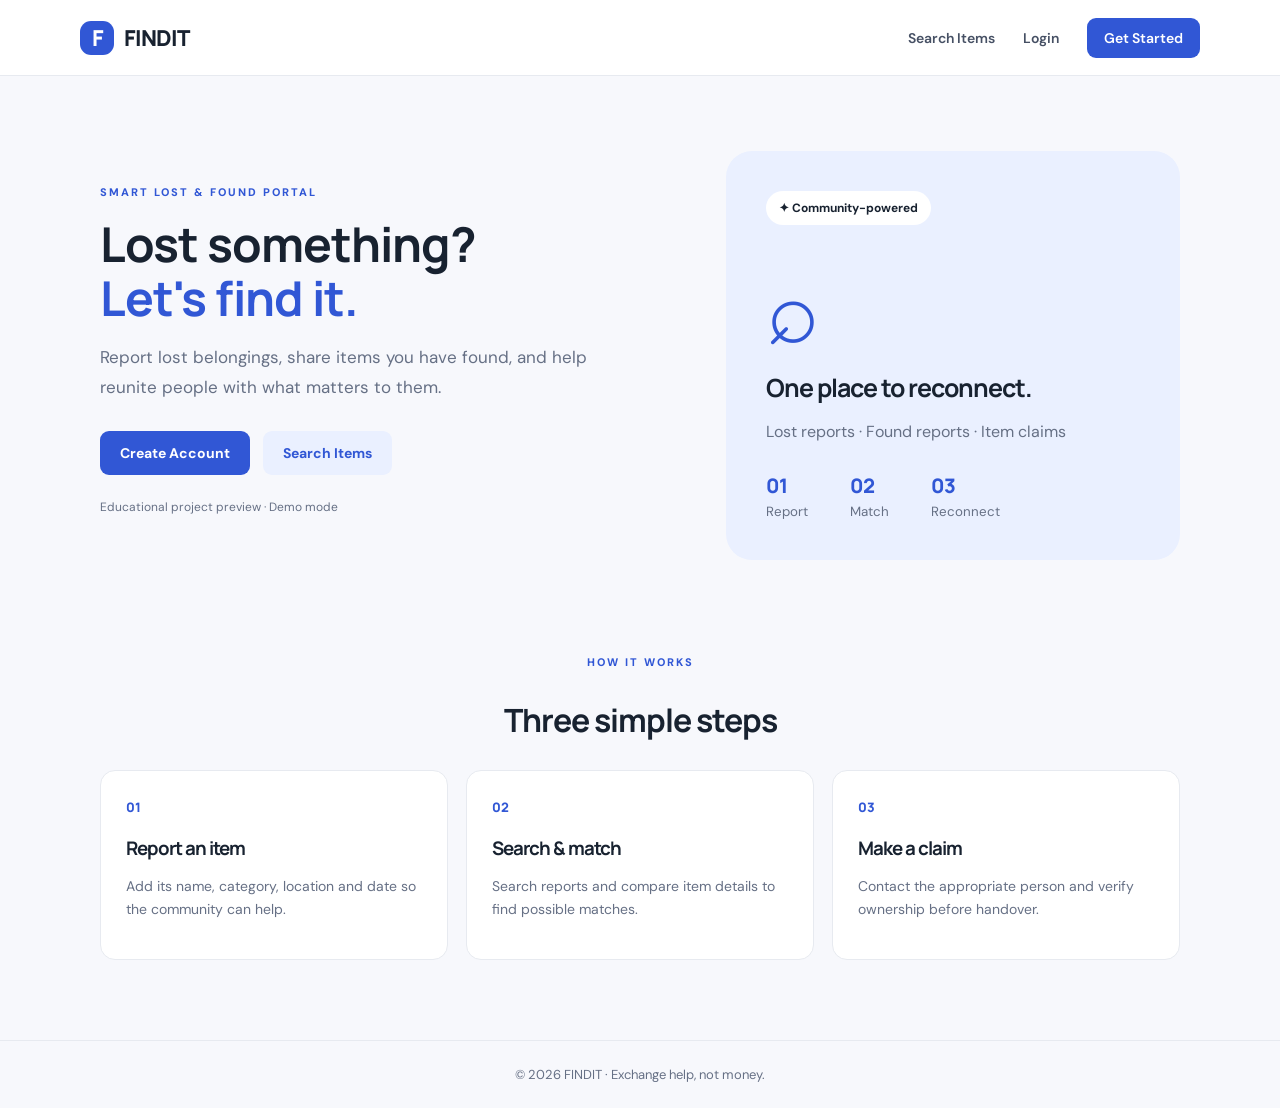
<file: FINDIT_Smart_Lost_and_Found_Portal/FINDIT_Smart_Lost_and_Found_Portal/frontend/index.html>
<!DOCTYPE html>
<html lang="en">
<head>
  <meta charset="UTF-8">
  <meta name="viewport" content="width=device-width, initial-scale=1.0">
  <title>FINDIT | Smart Lost & Found Portal</title>
  <link rel="stylesheet" href="style.css">
</head>
<body>
  <header class="topbar">
    <a class="brand" href="index.html"><span class="brand-icon">F</span> FINDIT</a>
    <nav><a href="search.html">Search Items</a><a href="login.html">Login</a><a class="nav-button" href="register.html">Get Started</a></nav>
  </header>
  <main>
    <section class="hero">
      <div class="hero-copy">
        <span class="eyebrow">SMART LOST & FOUND PORTAL</span>
        <h1>Lost something?<br><span>Let's find it.</span></h1>
        <p>Report lost belongings, share items you have found, and help reunite people with what matters to them.</p>
        <div class="hero-actions"><a class="button primary" href="register.html">Create Account</a><a class="button secondary" href="search.html">Search Items</a></div>
        <p class="demo-note">Educational project preview · Demo mode</p>
      </div>
      <div class="hero-card">
        <div class="floating-tag">✦ Community-powered</div>
        <div class="big-search">⌕</div>
        <h3>One place to reconnect.</h3>
        <p>Lost reports · Found reports · Item claims</p>
        <div class="mini-stats"><div><strong>01</strong><small>Report</small></div><div><strong>02</strong><small>Match</small></div><div><strong>03</strong><small>Reconnect</small></div></div>
      </div>
    </section>
    <section class="section">
      <div class="section-heading"><span class="eyebrow">HOW IT WORKS</span><h2>Three simple steps</h2></div>
      <div class="steps">
        <article class="feature-card"><span class="step-no">01</span><h3>Report an item</h3><p>Add its name, category, location and date so the community can help.</p></article>
        <article class="feature-card"><span class="step-no">02</span><h3>Search & match</h3><p>Search reports and compare item details to find possible matches.</p></article>
        <article class="feature-card"><span class="step-no">03</span><h3>Make a claim</h3><p>Contact the appropriate person and verify ownership before handover.</p></article>
      </div>
    </section>
  </main>
  <footer>© 2026 FINDIT · Exchange help, not money.</footer>
  <script src="app.js"></script>
</body>
</html>
</file>
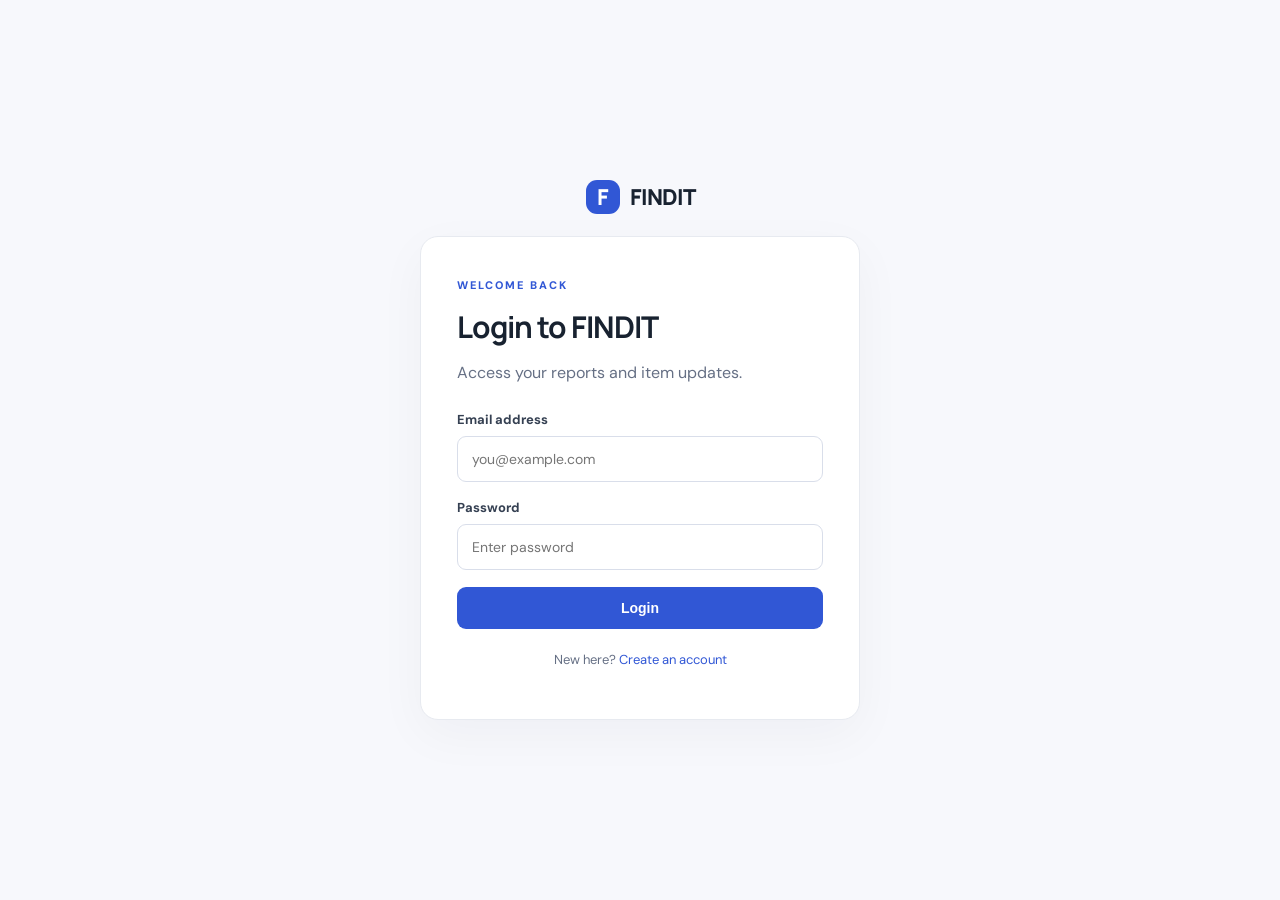
<file: FINDIT_Smart_Lost_and_Found_Portal/FINDIT_Smart_Lost_and_Found_Portal/frontend/dashboard.html>
<!DOCTYPE html><html lang="en"><head><meta charset="UTF-8"><meta name="viewport" content="width=device-width, initial-scale=1"><title>Dashboard | FINDIT</title><link rel="stylesheet" href="style.css"></head>
<body><header class="topbar"><a class="brand" href="index.html"><span class="brand-icon">F</span> FINDIT</a><nav><a href="search.html">Search</a><a href="my-reports.html">My Reports</a><button class="text-button" onclick="logout()">Logout</button></nav></header>
<main class="page-wrap"><div class="welcome-row"><div><span class="eyebrow">YOUR SPACE</span><h1>Dashboard</h1><p class="muted" id="welcomeText">Welcome to FINDIT.</p></div><span class="demo-pill">DEMO MODE</span></div>
    <section class="stats-grid">

<div class="stat-card">
    <h3>Total Lost Items</h3>
    <p id="totalLost">Loading...</p>
</div>

<div class="stat-card">
    <h3>Total Found Items</h3>
    <p id="totalFound">Loading...</p>
</div>

<div class="stat-card">
    <h3>Total Reports</h3>
    <p id="totalReports">Loading...</p>
</div>

<div class="stat-card">
    <h3>Open Reports</h3>
    <p id="openReports">Loading...</p>
</div>

</section>

<div class="action-grid"><a class="action-card" href="report-lost.html"><span>＋</span><h3>Report Lost Item</h3><p>Tell the community what you lost.</p></a><a class="action-card" href="report-found.html"><span>⌖</span><h3>Report Found Item</h3><p>Help someone recover their item.</p></a><a class="action-card" href="search.html"><span>⌕</span><h3>Search Items</h3><p>Explore lost and found reports.</p></a><a class="action-card" href="my-reports.html"><span>▤</span><h3>My Reports</h3><p>Review reports submitted by you.</p></a></div>
<section class="panel"><h2>Recent community reports</h2><div id="recentItems" class="item-list"></div></section></main><script src="app.js"></script></body></html>
</file>
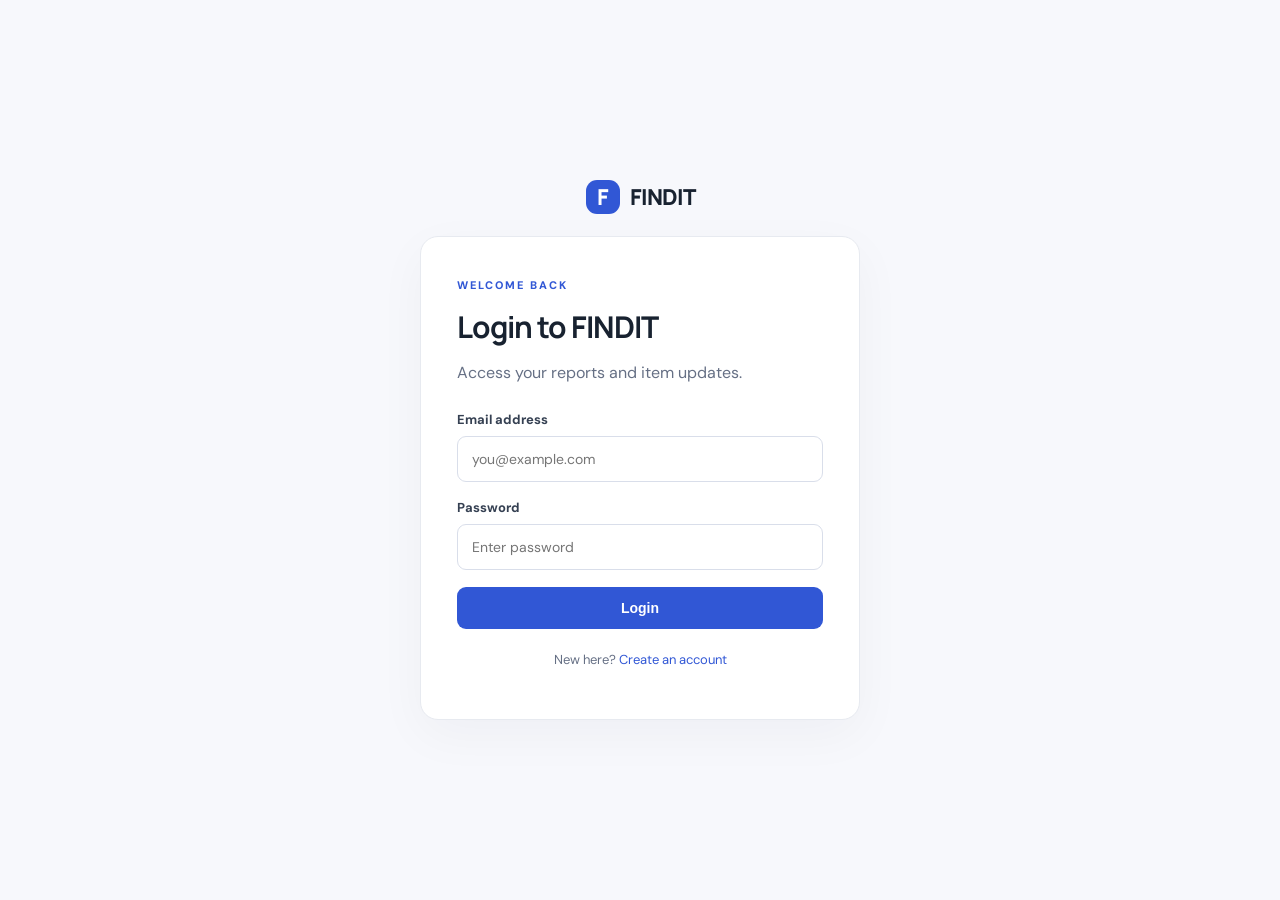
<file: FINDIT_Smart_Lost_and_Found_Portal/FINDIT_Smart_Lost_and_Found_Portal/frontend/login.html>
<!DOCTYPE html><html lang="en"><head><meta charset="UTF-8"><meta name="viewport" content="width=device-width, initial-scale=1"><title>Login | FINDIT</title><link rel="stylesheet" href="style.css"></head>
<body class="auth-page"><a class="brand auth-brand" href="index.html"><span class="brand-icon">F</span> FINDIT</a>
<main class="auth-card"><span class="eyebrow">WELCOME BACK</span><h1>Login to FINDIT</h1><p class="muted">Access your reports and item updates.</p>
<form id="loginForm"><label>Email address<input type="email" id="email" required placeholder="you@example.com"></label><label>Password<input type="password" id="password" required minlength="4" placeholder="Enter password"></label><button class="button primary full" type="submit">Login</button></form>
<p class="form-foot">New here? <a href="register.html">Create an account</a></p><div id="message" class="message"></div></main><script src="app.js"></script></body></html>
</file>
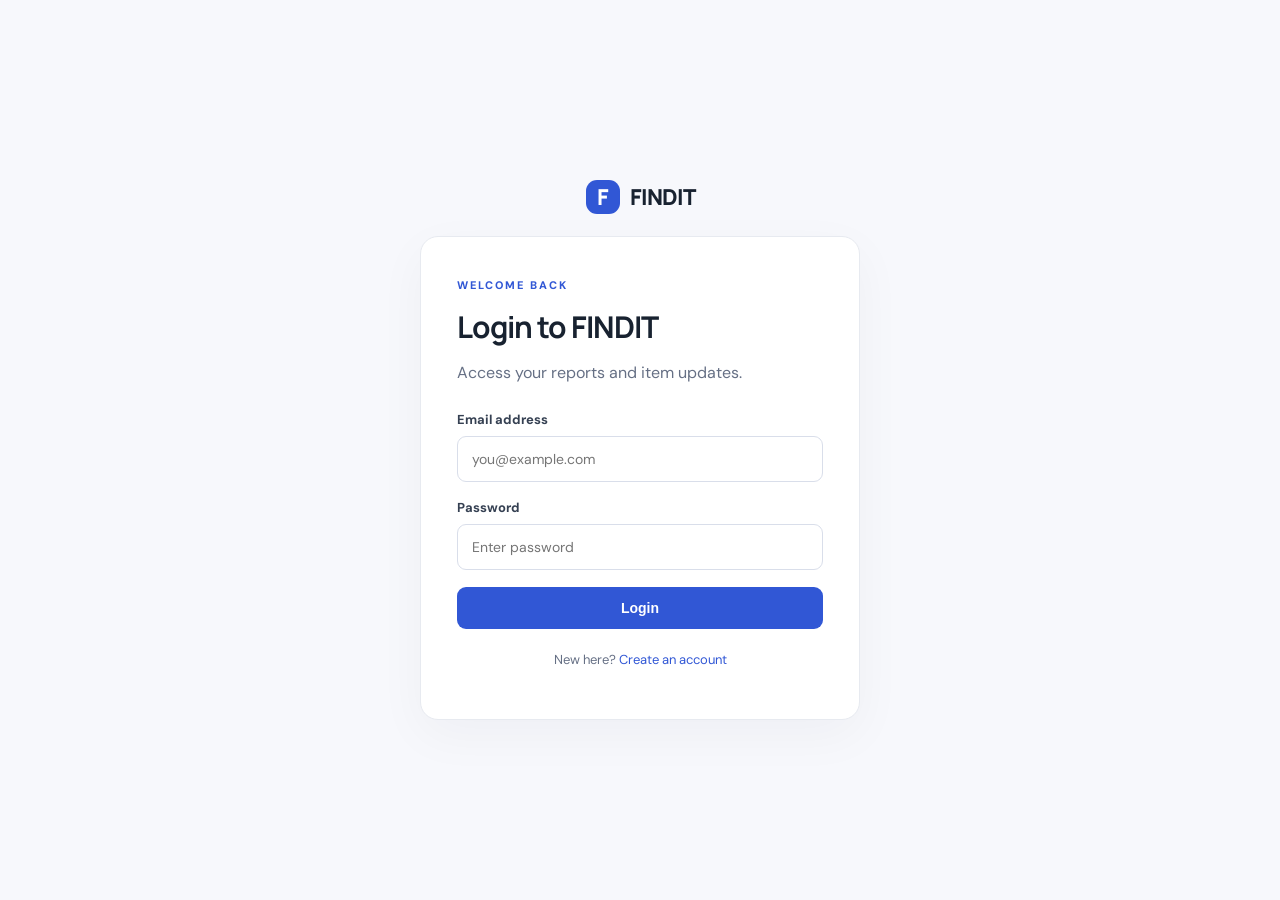
<file: FINDIT_Smart_Lost_and_Found_Portal/FINDIT_Smart_Lost_and_Found_Portal/frontend/my-reports.html>
<!DOCTYPE html><html lang="en"><head><meta charset="UTF-8"><meta name="viewport" content="width=device-width, initial-scale=1"><title>My Reports | FINDIT</title><link rel="stylesheet" href="style.css"></head>
<body><header class="topbar"><a class="brand" href="index.html"><span class="brand-icon">F</span> FINDIT</a><nav><a href="dashboard.html">Dashboard</a><a href="search.html">Search</a><button class="text-button" onclick="logout()">Logout</button></nav></header>
<main class="page-wrap"><span class="eyebrow">YOUR ACTIVITY</span><h1>My reports</h1><p class="muted">Reports submitted from this browser in demo mode.</p><div id="myReports" class="cards-grid"></div></main><script src="app.js"></script></body></html>
</file>
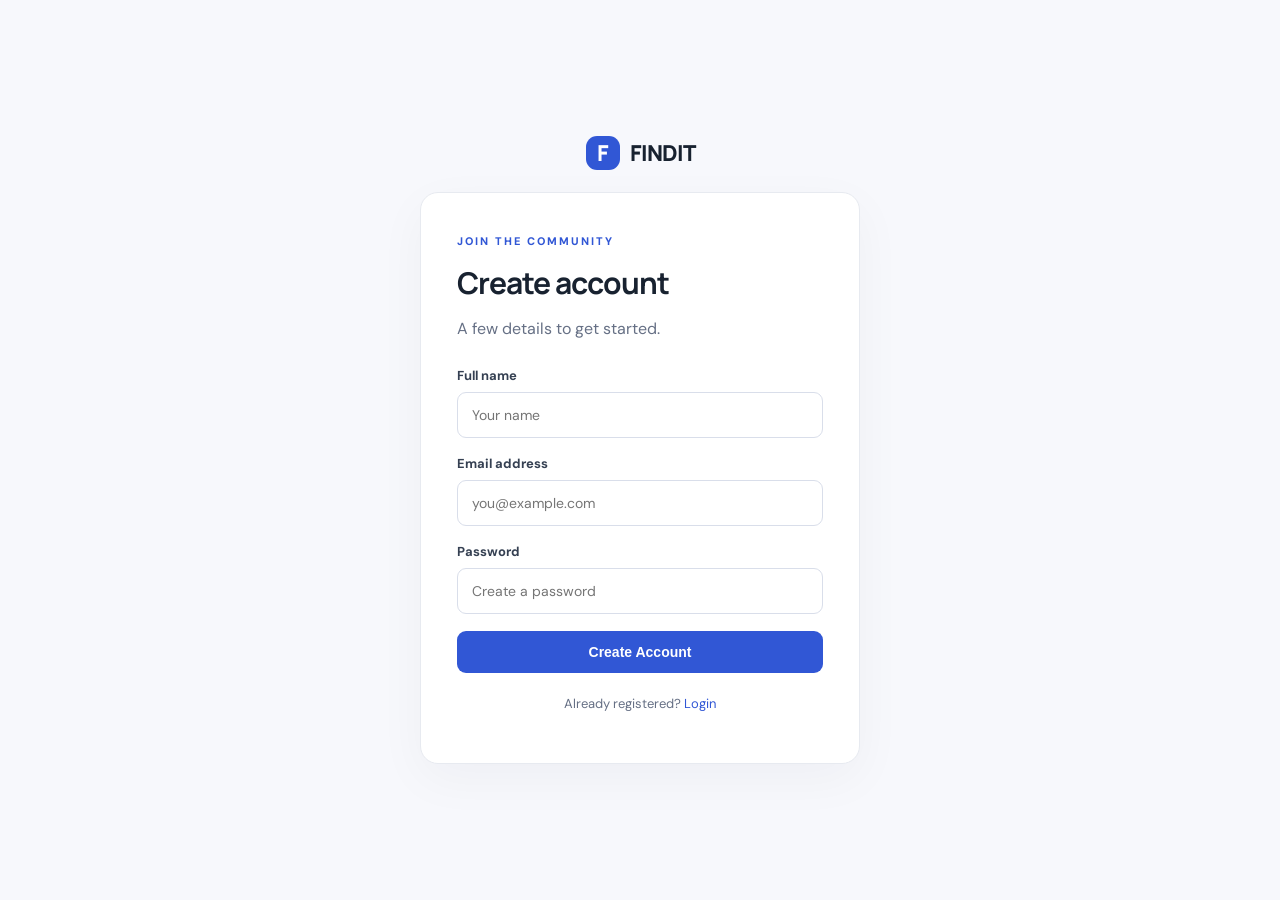
<file: FINDIT_Smart_Lost_and_Found_Portal/FINDIT_Smart_Lost_and_Found_Portal/frontend/register.html>
<!DOCTYPE html><html lang="en"><head><meta charset="UTF-8"><meta name="viewport" content="width=device-width, initial-scale=1"><title>Register | FINDIT</title><link rel="stylesheet" href="style.css"></head>
<body class="auth-page"><a class="brand auth-brand" href="index.html"><span class="brand-icon">F</span> FINDIT</a>
<main class="auth-card"><span class="eyebrow">JOIN THE COMMUNITY</span><h1>Create account</h1><p class="muted">A few details to get started.</p>
<form id="registerForm"><label>Full name<input id="name" required maxlength="80" placeholder="Your name"></label><label>Email address<input type="email" id="email" required placeholder="you@example.com"></label><label>Password<input type="password" id="password" required minlength="4" placeholder="Create a password"></label><button class="button primary full" type="submit">Create Account</button></form>
<p class="form-foot">Already registered? <a href="login.html">Login</a></p><div id="message" class="message"></div></main><script src="app.js"></script></body></html>
</file>
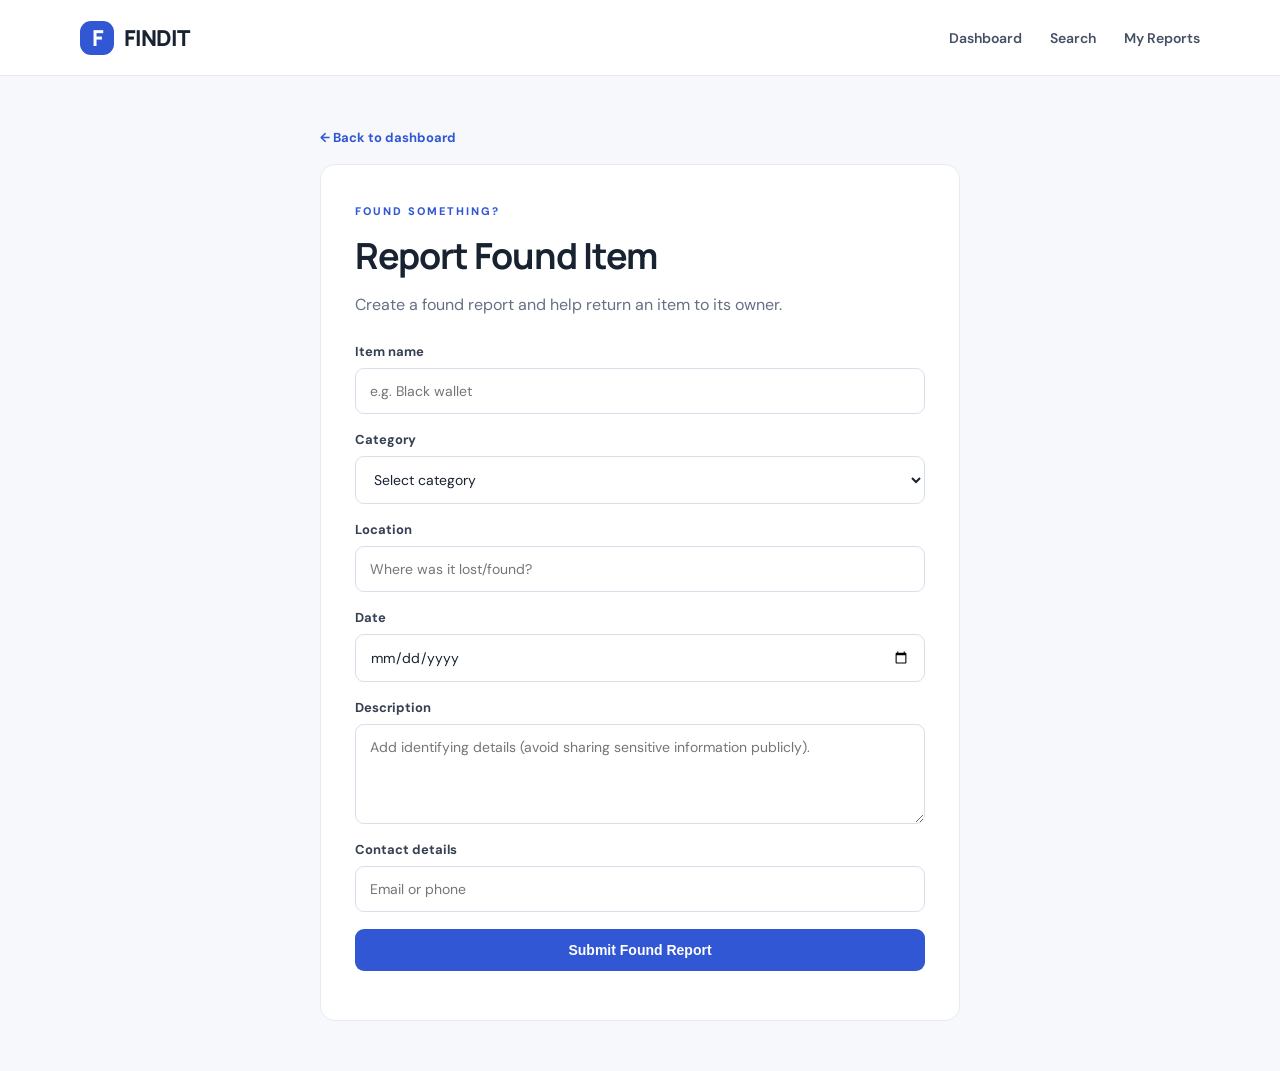
<file: FINDIT_Smart_Lost_and_Found_Portal/FINDIT_Smart_Lost_and_Found_Portal/frontend/report-found.html>
<!DOCTYPE html><html lang="en"><head><meta charset="UTF-8"><meta name="viewport" content="width=device-width, initial-scale=1"><title>Report Found Item | FINDIT</title><link rel="stylesheet" href="style.css"></head>
<body><header class="topbar"><a class="brand" href="index.html"><span class="brand-icon">F</span> FINDIT</a><nav><a href="dashboard.html">Dashboard</a><a href="search.html">Search</a><a href="my-reports.html">My Reports</a></nav></header>
<main class="page-wrap narrow"><a class="back-link" href="dashboard.html">← Back to dashboard</a><section class="panel form-panel"><span class="eyebrow">FOUND SOMETHING?</span><h1>Report Found Item</h1><p class="muted">Create a found report and help return an item to its owner.</p>
<form id="foundForm">
<label>Item name<input id="itemName" required maxlength="100" placeholder="e.g. Black wallet"></label>
<label>Category<select id="category" required><option value="">Select category</option><option>Electronics</option><option>Documents</option><option>Bags & Wallets</option><option>Keys</option><option>Clothing</option><option>Accessories</option><option>Other</option></select></label>
<label>Location<input id="location" required maxlength="150" placeholder="Where was it lost/found?"></label>
<label>Date<input type="date" id="itemDate" required></label>
<label>Description<textarea id="description" rows="4" maxlength="1000" placeholder="Add identifying details (avoid sharing sensitive information publicly)."></textarea></label>
<label>Contact details<input id="contact" required maxlength="120" placeholder="Email or phone"></label>
<button class="button primary full" type="submit">Submit Found Report</button></form><div id="message" class="message"></div></section></main><script src="app.js"></script></body></html>
</file>
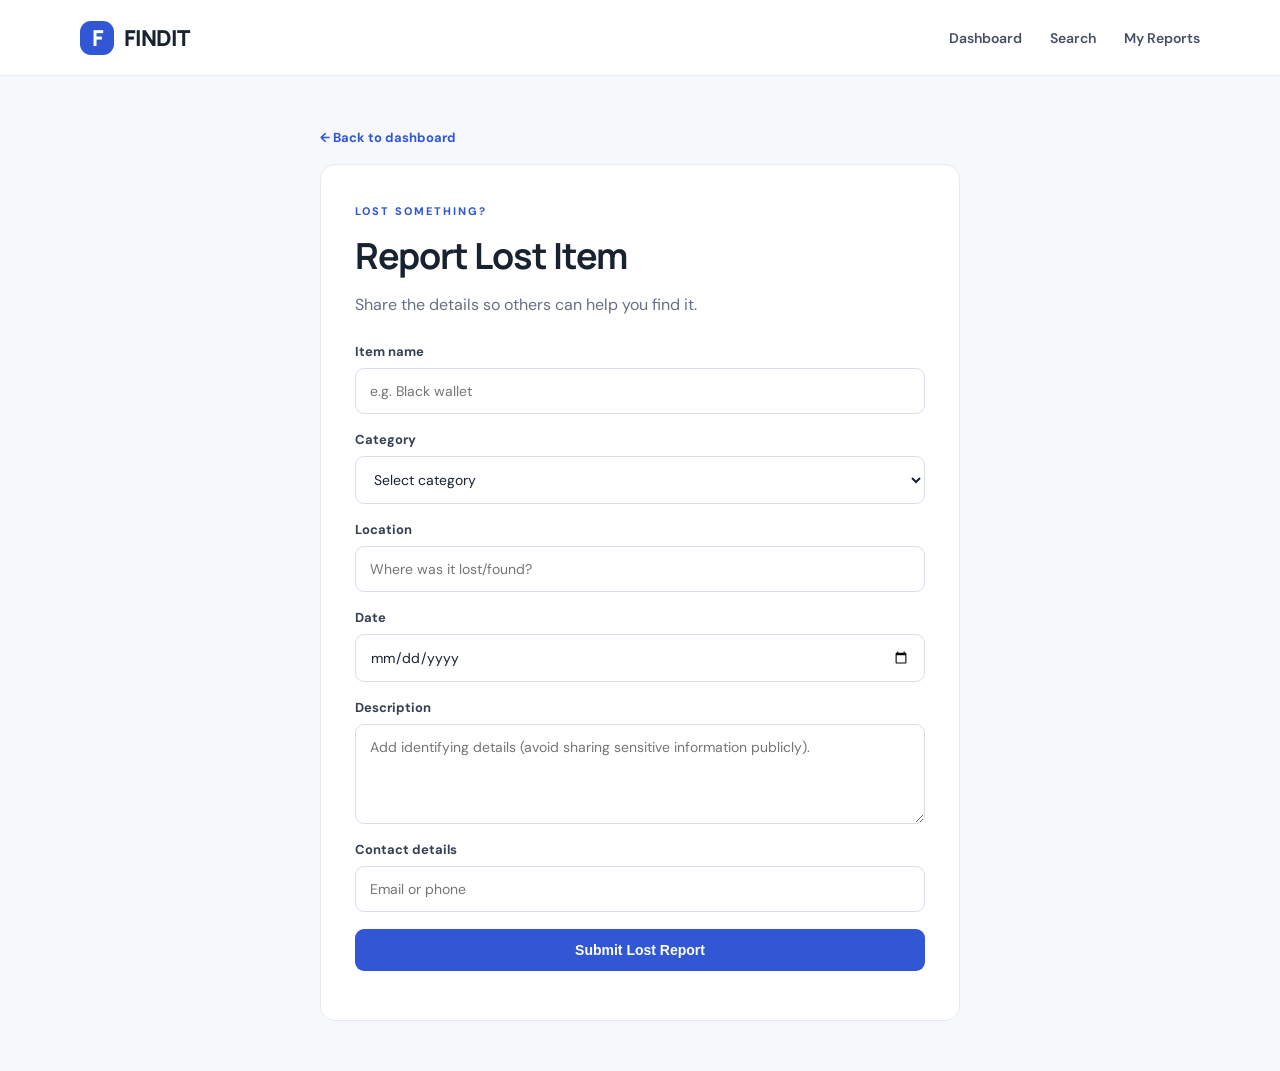
<file: FINDIT_Smart_Lost_and_Found_Portal/FINDIT_Smart_Lost_and_Found_Portal/frontend/report-lost.html>
<!DOCTYPE html><html lang="en"><head><meta charset="UTF-8"><meta name="viewport" content="width=device-width, initial-scale=1"><title>Report Lost Item | FINDIT</title><link rel="stylesheet" href="style.css"></head>
<body><header class="topbar"><a class="brand" href="index.html"><span class="brand-icon">F</span> FINDIT</a><nav><a href="dashboard.html">Dashboard</a><a href="search.html">Search</a><a href="my-reports.html">My Reports</a></nav></header>
<main class="page-wrap narrow"><a class="back-link" href="dashboard.html">← Back to dashboard</a><section class="panel form-panel"><span class="eyebrow">LOST SOMETHING?</span><h1>Report Lost Item</h1><p class="muted">Share the details so others can help you find it.</p>
<form id="lostForm">
<label>Item name<input id="itemName" required maxlength="100" placeholder="e.g. Black wallet"></label>
<label>Category<select id="category" required><option value="">Select category</option><option>Electronics</option><option>Documents</option><option>Bags & Wallets</option><option>Keys</option><option>Clothing</option><option>Accessories</option><option>Other</option></select></label>
<label>Location<input id="location" required maxlength="150" placeholder="Where was it lost/found?"></label>
<label>Date<input type="date" id="itemDate" required></label>
<label>Description<textarea id="description" rows="4" maxlength="1000" placeholder="Add identifying details (avoid sharing sensitive information publicly)."></textarea></label>
<label>Contact details<input id="contact" required maxlength="120" placeholder="Email or phone"></label>
<button class="button primary full" type="submit">Submit Lost Report</button></form><div id="message" class="message"></div></section></main><script src="app.js"></script></body></html>
</file>
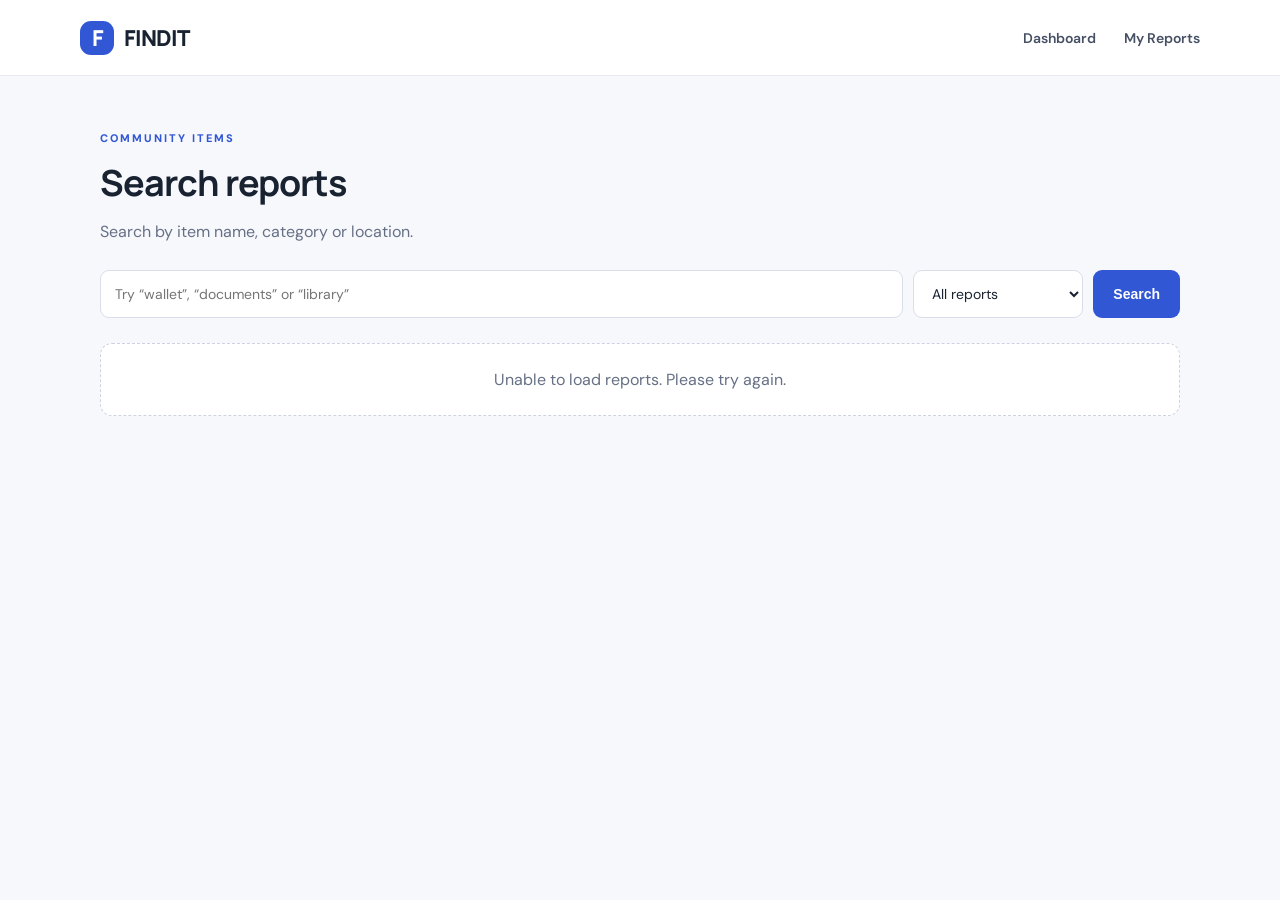
<file: FINDIT_Smart_Lost_and_Found_Portal/FINDIT_Smart_Lost_and_Found_Portal/frontend/search.html>
<!DOCTYPE html><html lang="en"><head><meta charset="UTF-8"><meta name="viewport" content="width=device-width, initial-scale=1"><title>Search | FINDIT</title><link rel="stylesheet" href="style.css"></head>
<body><header class="topbar"><a class="brand" href="index.html"><span class="brand-icon">F</span> FINDIT</a><nav><a href="dashboard.html">Dashboard</a><a href="my-reports.html">My Reports</a></nav></header>
<main class="page-wrap"><span class="eyebrow">COMMUNITY ITEMS</span><h1>Search reports</h1><p class="muted">Search by item name, category or location.</p>
<div class="search-bar"><input id="searchInput" placeholder="Try “wallet”, “documents” or “library”"><select id="typeFilter"><option value="ALL">All reports</option><option value="LOST">Lost only</option><option value="FOUND">Found only</option></select><button class="button primary" onclick="renderSearch()">Search</button></div>
<div id="searchResults" class="cards-grid"></div></main><script src="app.js"></script></body></html>
</file>
<file: FINDIT_Smart_Lost_and_Found_Portal/FINDIT_Smart_Lost_and_Found_Portal/frontend/style.css>
@import url('https://fonts.googleapis.com/css2?family=DM+Sans:wght@400;500;600;700&family=Manrope:wght@400;500;600;700;800&display=swap');
:root{--ink:#182230;--muted:#667085;--blue:#3157d5;--blue2:#eaf0ff;--line:#e7eaf0;--bg:#f7f8fc;--white:#fff;--green:#16845b}
*{box-sizing:border-box}body{margin:0;background:var(--bg);color:var(--ink);font-family:'DM Sans',sans-serif}a{color:var(--blue);text-decoration:none}.topbar{height:76px;background:#fff;border-bottom:1px solid var(--line);display:flex;align-items:center;justify-content:space-between;padding:0 max(calc((100% - 1120px)/2),5%);position:sticky;top:0;z-index:5}.brand{display:flex;align-items:center;gap:10px;font:800 22px Manrope;color:var(--ink);letter-spacing:-1px}.brand-icon{width:34px;height:34px;border-radius:11px;background:var(--blue);color:#fff;display:grid;place-items:center;font-weight:800}.topbar nav{display:flex;align-items:center;gap:28px}.topbar nav a,.text-button{font-size:14px;font-weight:600;color:#465064}.nav-button{background:var(--blue);color:white!important;padding:11px 17px;border-radius:9px}.text-button{border:0;background:none;cursor:pointer}.hero{max-width:1120px;margin:75px auto 90px;display:grid;grid-template-columns:1.1fr .9fr;gap:70px;align-items:center;padding:0 20px}.eyebrow{font-size:11px;letter-spacing:2px;font-weight:800;color:var(--blue)}h1,h2,h3{font-family:Manrope;letter-spacing:-1px}h1{font-size:48px;line-height:1.12;margin:16px 0}h1 span{color:var(--blue)}.hero-copy>p{font-size:17px;line-height:1.8;color:var(--muted);max-width:510px}.hero-actions{display:flex;gap:13px;margin-top:28px}.button{display:inline-flex;justify-content:center;align-items:center;padding:13px 20px;border:0;border-radius:9px;font-weight:700;cursor:pointer;font-size:14px}.primary{background:var(--blue);color:#fff}.secondary{background:var(--blue2);color:var(--blue)}.demo-note{font-size:12px!important;margin-top:22px}.hero-card{background:#eaf0ff;border-radius:26px;padding:40px;min-height:340px;position:relative;overflow:hidden}.floating-tag{background:white;display:inline-block;padding:9px 13px;border-radius:20px;font-size:12px;font-weight:700}.big-search{font-size:90px;color:var(--blue);margin:28px 0 0}.hero-card h3{font-size:25px;margin:0}.hero-card p{color:var(--muted)}.mini-stats{display:flex;gap:42px;margin-top:30px}.mini-stats div{display:grid;gap:4px}.mini-stats strong{font:800 20px Manrope;color:var(--blue)}.mini-stats small{color:var(--muted)}.section{max-width:1120px;margin:0 auto 80px;padding:0 20px}.section-heading{text-align:center;margin-bottom:28px}.section-heading h2{font-size:32px}.steps{display:grid;grid-template-columns:repeat(3,1fr);gap:18px}.feature-card,.panel,.action-card{background:white;border:1px solid var(--line);border-radius:15px;padding:25px}.step-no{font:800 13px Manrope;color:var(--blue)}.feature-card h3{margin-bottom:7px}.feature-card p,.action-card p{color:var(--muted);line-height:1.6;font-size:14px}footer{text-align:center;padding:25px;color:var(--muted);font-size:13px;border-top:1px solid var(--line)}.auth-page{min-height:100vh;display:flex;align-items:center;justify-content:center;padding:35px 15px;flex-direction:column}.auth-brand{margin-bottom:22px}.auth-card{width:min(440px,100%);background:white;border:1px solid var(--line);padding:36px;border-radius:18px;box-shadow:0 15px 50px #1822300a}.auth-card h1,.form-panel h1{font-size:30px}.muted{color:var(--muted);line-height:1.6}.auth-card form,.form-panel form{display:grid;gap:17px;margin-top:25px}label{display:grid;gap:8px;font-size:13px;font-weight:700;color:#354052}input,select,textarea{width:100%;padding:13px 14px;border:1px solid #d9deea;border-radius:9px;font:14px 'DM Sans';background:white;color:var(--ink)}input:focus,select:focus,textarea:focus{outline:2px solid #cbd6ff;border-color:var(--blue)}textarea{resize:vertical}.full{width:100%}.form-foot{text-align:center;font-size:13px;color:var(--muted);margin-top:22px}.message{margin-top:15px;font-size:13px;color:var(--green);line-height:1.5}.message.error{color:#bd3030}.page-wrap{max-width:1120px;margin:50px auto;padding:0 20px}.page-wrap h1{font-size:36px}.narrow{max-width:680px}.back-link{display:inline-block;margin-bottom:18px;font-size:13px;font-weight:700}.form-panel{padding:34px}.welcome-row{display:flex;justify-content:space-between;align-items:center;margin-bottom:28px}.demo-pill{font-size:10px;letter-spacing:1px;font-weight:800;background:#fff3d9;color:#986300;padding:9px 12px;border-radius:20px}.action-grid{display:grid;grid-template-columns:repeat(4,1fr);gap:15px;margin-bottom:28px}.action-card{color:var(--ink);transition:.2s}.action-card:hover{transform:translateY(-3px);border-color:#b9c7ff}.action-card>span{font-size:25px;color:var(--blue)}.action-card h3{font-size:17px;margin-bottom:5px}.panel h2{font-size:20px}.item-list{display:grid;gap:10px}.item-row,.item-card{border:1px solid var(--line);border-radius:12px;padding:17px;background:white}.item-row{display:flex;justify-content:space-between;gap:15px}.item-row p,.item-card p{margin:5px 0;color:var(--muted);font-size:13px}.badge{font-size:10px;font-weight:800;letter-spacing:.7px;border-radius:20px;padding:6px 9px;background:#edf1ff;color:var(--blue);height:max-content}.badge.found{background:#e6f7ef;color:#13764f}.search-bar{display:grid;grid-template-columns:1fr 170px auto;gap:10px;margin:25px 0}.cards-grid{display:grid;grid-template-columns:repeat(3,1fr);gap:14px}.item-card h3{margin:12px 0 6px;font-size:18px}.empty{padding:25px;background:#fff;border:1px dashed #ccd2df;border-radius:12px;color:var(--muted);grid-column:1/-1;text-align:center}
@media(max-width:800px){.hero{grid-template-columns:1fr;gap:30px;margin-top:40px}.steps{grid-template-columns:1fr}.action-grid{grid-template-columns:repeat(2,1fr)}.cards-grid{grid-template-columns:repeat(2,1fr)}.topbar{padding:0 18px}.topbar nav{gap:12px}.topbar nav a{font-size:12px}}
@media(max-width:540px){h1{font-size:38px}.topbar nav{gap:9px}.topbar nav a{font-size:11px}.nav-button{padding:9px}.action-grid,.cards-grid{grid-template-columns:1fr}.search-bar{grid-template-columns:1fr}.auth-card{padding:25px}.hero-card{padding:28px}.welcome-row{align-items:flex-start;gap:10px}}

/* DASHBOARD STATISTICS */

.stats-grid {
    display: grid;
    grid-template-columns: repeat(4, 1fr);
    gap: 20px;
    margin: 30px 0;
}

.stat-card {
    background: white;
    padding: 25px;
    border-radius: 14px;
    border: 1px solid #e5e7eb;
    box-shadow: 0 4px 15px rgba(0, 0, 0, 0.05);
    transition: transform 0.3s ease;
}

.stat-card:hover {
    transform: translateY(-5px);
}

.stat-card h3 {
    font-size: 15px;
    color: #64748b;
    margin-bottom: 12px;
}

.stat-card p {
    font-size: 32px;
    font-weight: bold;
    color: #172554;
    margin: 0;
}

/* RESPONSIVE DESIGN */

@media (max-width: 900px) {
    .stats-grid {
        grid-template-columns: repeat(2, 1fr);
    }
}

@media (max-width: 500px) {
    .stats-grid {
        grid-template-columns: 1fr;
    }
}
</file>
